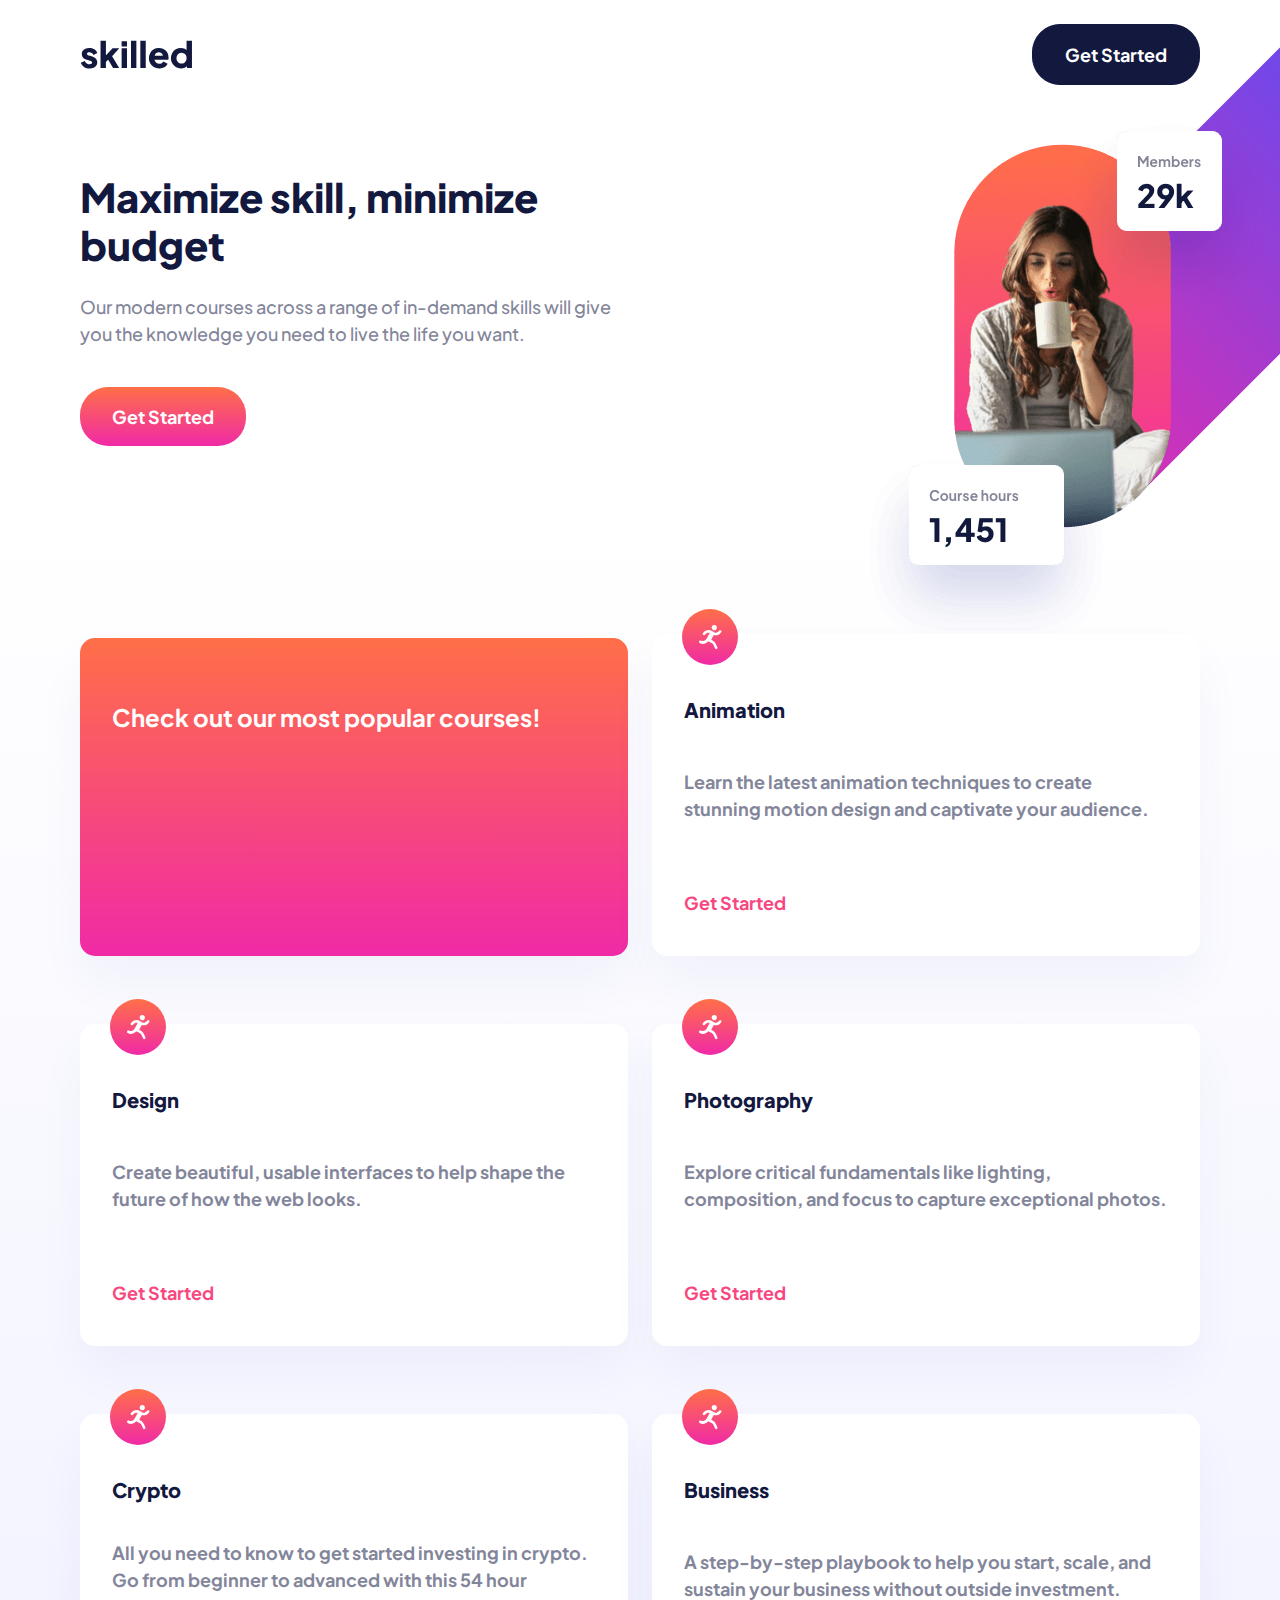
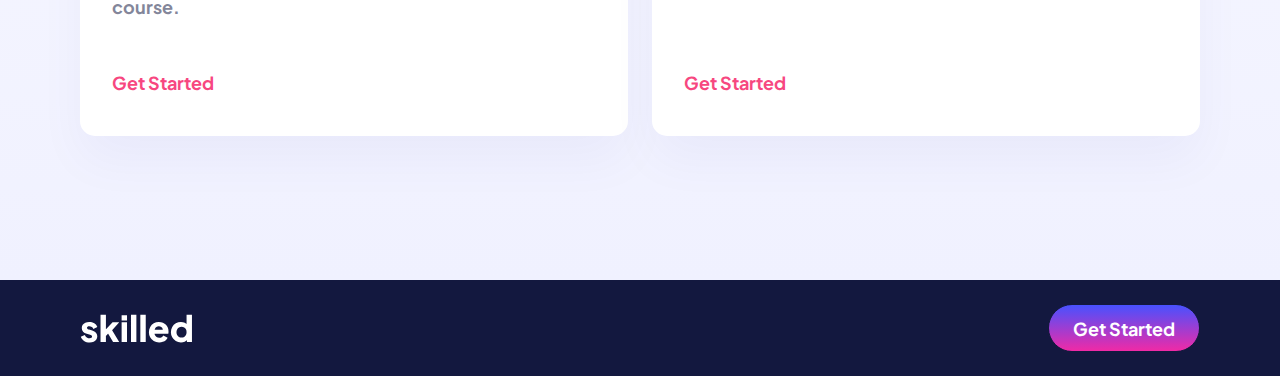
<file: index.html>
<!DOCTYPE html>
<html lang="en">
<head>
  <meta charset="UTF-8">
  <meta name="viewport" content="width=device-width, initial-scale=1.0">

  <link rel="icon" type="image/png" sizes="32x32" href="./assets/favicon-32x32.png">
  <link rel="stylesheet" href="starter-code/css/styles.css">
  
  <title>Frontend Mentor | Skilled e-learning landing page</title>
</head>
<body>
  <div class="container">

    <!-- header start -->
    <header>
      <div>
        <svg aria-label="skilled title" role="img" width="112" height="29" xmlns="http://www.w3.org/2000/svg"><g fill="#13183F"><path d="M9.684 28.432c-2.16 0-4.038-.51-5.634-1.53S1.368 24.508.792 22.78l3.96-1.872c.504 1.056 1.188 1.884 2.052 2.484.864.6 1.824.9 2.88.9.768 0 1.356-.156 1.764-.468.408-.312.612-.744.612-1.296 0-.288-.072-.534-.216-.738-.144-.204-.36-.39-.648-.558a4.593 4.593 0 0 0-1.08-.432l-3.348-.936C5.16 19.408 3.924 18.67 3.06 17.65c-.864-1.02-1.296-2.226-1.296-3.618 0-1.224.312-2.292.936-3.204.624-.912 1.5-1.626 2.628-2.142 1.128-.516 2.424-.774 3.888-.774 1.92 0 3.606.45 5.058 1.35 1.452.9 2.478 2.166 3.078 3.798l-3.996 1.872c-.288-.816-.81-1.47-1.566-1.962s-1.614-.738-2.574-.738c-.696 0-1.242.144-1.638.432-.396.288-.594.684-.594 1.188 0 .264.072.504.216.72.144.216.378.408.702.576.324.168.726.324 1.206.468l3.132.936c1.632.48 2.88 1.206 3.744 2.178.864.972 1.296 2.166 1.296 3.582 0 1.224-.318 2.292-.954 3.204-.636.912-1.518 1.626-2.646 2.142s-2.46.774-3.996.774ZM20.52 28V.748h5.4v17.46l-2.016-.648 8.676-9.216h6.66l-7.128 7.92L39.204 28h-6.12l-5.94-9.972 3.132-.792-6.012 6.552 1.656-3.132V28zM41.616 28V8.344h5.4V28h-5.4Zm0-21.42v-5.4h5.4v5.4h-5.4ZM50.976 28V.748h5.4V28zM60.336 28V.748h5.4V28zM79.164 28.432c-2.088 0-3.9-.462-5.436-1.386a9.578 9.578 0 0 1-3.564-3.726c-.84-1.56-1.26-3.288-1.26-5.184 0-1.968.438-3.72 1.314-5.256a9.821 9.821 0 0 1 3.546-3.636c1.488-.888 3.168-1.332 5.04-1.332 1.56 0 2.94.246 4.14.738 1.2.492 2.214 1.182 3.042 2.07a9.115 9.115 0 0 1 1.89 3.078c.432 1.164.648 2.43.648 3.798 0 .384-.018.762-.054 1.134-.036.372-.102.69-.198.954H73.548v-3.96h11.664l-2.556 1.872c.24-1.032.228-1.95-.036-2.754s-.726-1.44-1.386-1.908c-.66-.468-1.47-.702-2.43-.702-.936 0-1.74.228-2.412.684-.672.456-1.176 1.128-1.512 2.016-.336.888-.468 1.968-.396 3.24-.096 1.104.036 2.076.396 2.916.36.84.912 1.494 1.656 1.962.744.468 1.644.702 2.7.702.96 0 1.782-.192 2.466-.576a4.147 4.147 0 0 0 1.602-1.584l4.32 2.052c-.384.96-.99 1.8-1.818 2.52-.828.72-1.806 1.278-2.934 1.674-1.128.396-2.364.594-3.708.594Zm21.78 0c-1.92 0-3.636-.456-5.148-1.368a9.932 9.932 0 0 1-3.582-3.708c-.876-1.56-1.314-3.288-1.314-5.184 0-1.92.444-3.654 1.332-5.202a10.112 10.112 0 0 1 3.6-3.69c1.512-.912 3.204-1.368 5.076-1.368 1.44 0 2.718.27 3.834.81s1.998 1.302 2.646 2.286l-.828 1.08V.748h5.4V28h-5.04v-3.6l.504 1.116c-.672.96-1.584 1.686-2.736 2.178-1.152.492-2.4.738-3.744.738Zm.648-4.86c.984 0 1.848-.228 2.592-.684a4.715 4.715 0 0 0 1.746-1.908c.42-.816.63-1.752.63-2.808 0-1.056-.21-1.992-.63-2.808a4.715 4.715 0 0 0-1.746-1.908c-.744-.456-1.608-.684-2.592-.684s-1.866.234-2.646.702a4.877 4.877 0 0 0-1.818 1.908c-.432.804-.648 1.734-.648 2.79s.216 1.992.648 2.808a4.721 4.721 0 0 0 1.818 1.908c.78.456 1.662.684 2.646.684Z"/></g></svg>
        <a href="#">Get Started</a>
      </div>
    </header>
    <!-- header end -->

    <!-- hero start -->
    <section class="hero-container" aria-labelledby="hero-title">
      <div class="hero-inner-container">

        <div class="hero-content">
          <h1 id="hero-title">Maximize skill, minimize budget</h1>
          <p>Our modern courses across a range of in-demand skills will give you the 
            knowledge you need to live the life you want.</p>
          <a href="#">Get Started</a>
        </div>

        <div class="hero-img-wrapper">

          <picture>
            <source 
              media="(max-width: 768px)" 
              srcset="starter-code/assets/image-hero-mobile.png 1x,
                      starter-code/assets/image-hero-mobile@2x.png 2x"
            />
            <source
              media="(max-width: 1280px)"
              srcset="starter-code/assets/image-hero-tablet.png 1x,
                      starter-code/assets/image-hero-tablet@2x.png 2x"
            />
            <source
            srcset="starter-code/assets/image-hero-desktop.png 1x,
                    starter-code/assets/image-hero-desktop@2x.png 2x"
            />
            <img src="starter-code/assets/image-hero-mobile.png" alt="hero image">
          </picture>

        </div>

      </div>
    </section>
    <!-- hero end -->

    <!-- main start -->
    <main>

      <div class="cards-container">

        <div id="card-one" class="card">
          <div class="test">
            <h2>Check out our most popular courses!</h2>
          </div>
        </div>

        <div class="card">
          <svg width="56" height="56" xmlns="http://www.w3.org/2000/svg"><defs><linearGradient x1="50%" y1="0%" x2="50%" y2="100%" id="a"><stop stop-color="#FF6F48" offset="0%"/><stop stop-color="#F02AA6" offset="100%"/></linearGradient></defs><g fill="none" fill-rule="evenodd"><circle fill="url(#a)" cx="28" cy="28" r="28"/><path d="M33.97 20.678c.565-.498.893-1.21.906-1.962A2.706 2.706 0 0 0 32.16 16a2.794 2.794 0 0 0-1.66.603 2.825 2.825 0 0 0-.854 1.962 2.69 2.69 0 0 0 4.325 2.113Zm-8.752.453c0 .05-.05.05-.1.1v.05a6.308 6.308 0 0 0-2.919 1.41c-.503.473-.958.995-1.358 1.559-1.006 1.408 1.358 2.766 2.315 1.358 1.257-1.762 2.816-2.264 4.527-1.71a141.96 141.96 0 0 0-2.717 5.181c-1.107 2.163-3.47 3.874-5.786 2.566a1.402 1.402 0 1 0-1.508 2.364 6.826 6.826 0 0 0 8.704-1.66c.05 0 .153.05.2.05 1.5.624 2.907 1.454 4.177 2.466.603.502 1.66 3.065 2.263 4.376a1.392 1.392 0 0 0 2.113.452c.393-.382.476-.982.202-1.456-.705-1.456-1.862-4.427-2.818-5.135a31.566 31.566 0 0 0-2.364-1.762l.1-.1a16.972 16.972 0 0 0-1.006-.605c.856-1.609 1.711-3.168 2.616-4.728 2.11.667 4.415.19 6.087-1.258.517-.46.973-.984 1.358-1.56.956-1.257-.905-2.515-2.012-1.66a.709.709 0 0 0-.153.202 4.36 4.36 0 0 1-2.013 1.66c-.05.05-.1.05-.1.1h-.051a4.146 4.146 0 0 1-3.622-.452l.101-.101h.05a.383.383 0 0 0-.201-.1 9.292 9.292 0 0 0-.956-.554 7.258 7.258 0 0 0-5.134-1.056l.005.003Z" fill="#FFF" fill-rule="nonzero"/></g></svg>
          <div class="card-content">
            <h3>Animation</h3>
            <p>Learn the latest animation techniques to create stunning motion 
              design and captivate your audience.</p>
            <a href="#">Get Started</a>
          </div>
        </div>

        <div class="card">
          <svg width="56" height="56" xmlns="http://www.w3.org/2000/svg"><defs><linearGradient x1="50%" y1="0%" x2="50%" y2="100%" id="a"><stop stop-color="#FF6F48" offset="0%"/><stop stop-color="#F02AA6" offset="100%"/></linearGradient></defs><g fill="none" fill-rule="evenodd"><circle fill="url(#a)" cx="28" cy="28" r="28"/><path d="M33.97 20.678c.565-.498.893-1.21.906-1.962A2.706 2.706 0 0 0 32.16 16a2.794 2.794 0 0 0-1.66.603 2.825 2.825 0 0 0-.854 1.962 2.69 2.69 0 0 0 4.325 2.113Zm-8.752.453c0 .05-.05.05-.1.1v.05a6.308 6.308 0 0 0-2.919 1.41c-.503.473-.958.995-1.358 1.559-1.006 1.408 1.358 2.766 2.315 1.358 1.257-1.762 2.816-2.264 4.527-1.71a141.96 141.96 0 0 0-2.717 5.181c-1.107 2.163-3.47 3.874-5.786 2.566a1.402 1.402 0 1 0-1.508 2.364 6.826 6.826 0 0 0 8.704-1.66c.05 0 .153.05.2.05 1.5.624 2.907 1.454 4.177 2.466.603.502 1.66 3.065 2.263 4.376a1.392 1.392 0 0 0 2.113.452c.393-.382.476-.982.202-1.456-.705-1.456-1.862-4.427-2.818-5.135a31.566 31.566 0 0 0-2.364-1.762l.1-.1a16.972 16.972 0 0 0-1.006-.605c.856-1.609 1.711-3.168 2.616-4.728 2.11.667 4.415.19 6.087-1.258.517-.46.973-.984 1.358-1.56.956-1.257-.905-2.515-2.012-1.66a.709.709 0 0 0-.153.202 4.36 4.36 0 0 1-2.013 1.66c-.05.05-.1.05-.1.1h-.051a4.146 4.146 0 0 1-3.622-.452l.101-.101h.05a.383.383 0 0 0-.201-.1 9.292 9.292 0 0 0-.956-.554 7.258 7.258 0 0 0-5.134-1.056l.005.003Z" fill="#FFF" fill-rule="nonzero"/></g></svg>
          <div class="card-content">
            <h3>Design</h3>
            <p>Create beautiful, usable interfaces to help shape the future of 
              how the web looks.</p>
            <a href="#">Get Started</a>
          </div>
        </div>

        <div class="card">
          <svg width="56" height="56" xmlns="http://www.w3.org/2000/svg"><defs><linearGradient x1="50%" y1="0%" x2="50%" y2="100%" id="a"><stop stop-color="#FF6F48" offset="0%"/><stop stop-color="#F02AA6" offset="100%"/></linearGradient></defs><g fill="none" fill-rule="evenodd"><circle fill="url(#a)" cx="28" cy="28" r="28"/><path d="M33.97 20.678c.565-.498.893-1.21.906-1.962A2.706 2.706 0 0 0 32.16 16a2.794 2.794 0 0 0-1.66.603 2.825 2.825 0 0 0-.854 1.962 2.69 2.69 0 0 0 4.325 2.113Zm-8.752.453c0 .05-.05.05-.1.1v.05a6.308 6.308 0 0 0-2.919 1.41c-.503.473-.958.995-1.358 1.559-1.006 1.408 1.358 2.766 2.315 1.358 1.257-1.762 2.816-2.264 4.527-1.71a141.96 141.96 0 0 0-2.717 5.181c-1.107 2.163-3.47 3.874-5.786 2.566a1.402 1.402 0 1 0-1.508 2.364 6.826 6.826 0 0 0 8.704-1.66c.05 0 .153.05.2.05 1.5.624 2.907 1.454 4.177 2.466.603.502 1.66 3.065 2.263 4.376a1.392 1.392 0 0 0 2.113.452c.393-.382.476-.982.202-1.456-.705-1.456-1.862-4.427-2.818-5.135a31.566 31.566 0 0 0-2.364-1.762l.1-.1a16.972 16.972 0 0 0-1.006-.605c.856-1.609 1.711-3.168 2.616-4.728 2.11.667 4.415.19 6.087-1.258.517-.46.973-.984 1.358-1.56.956-1.257-.905-2.515-2.012-1.66a.709.709 0 0 0-.153.202 4.36 4.36 0 0 1-2.013 1.66c-.05.05-.1.05-.1.1h-.051a4.146 4.146 0 0 1-3.622-.452l.101-.101h.05a.383.383 0 0 0-.201-.1 9.292 9.292 0 0 0-.956-.554 7.258 7.258 0 0 0-5.134-1.056l.005.003Z" fill="#FFF" fill-rule="nonzero"/></g></svg>
          <div class="card-content">
            <h3>Photography</h3>
            <p>Explore critical fundamentals like lighting, composition, and focus 
              to capture exceptional photos.</p>
            <a href="#">Get Started</a>
          </div>
        </div>

        <div class="card">
          <svg width="56" height="56" xmlns="http://www.w3.org/2000/svg"><defs><linearGradient x1="50%" y1="0%" x2="50%" y2="100%" id="a"><stop stop-color="#FF6F48" offset="0%"/><stop stop-color="#F02AA6" offset="100%"/></linearGradient></defs><g fill="none" fill-rule="evenodd"><circle fill="url(#a)" cx="28" cy="28" r="28"/><path d="M33.97 20.678c.565-.498.893-1.21.906-1.962A2.706 2.706 0 0 0 32.16 16a2.794 2.794 0 0 0-1.66.603 2.825 2.825 0 0 0-.854 1.962 2.69 2.69 0 0 0 4.325 2.113Zm-8.752.453c0 .05-.05.05-.1.1v.05a6.308 6.308 0 0 0-2.919 1.41c-.503.473-.958.995-1.358 1.559-1.006 1.408 1.358 2.766 2.315 1.358 1.257-1.762 2.816-2.264 4.527-1.71a141.96 141.96 0 0 0-2.717 5.181c-1.107 2.163-3.47 3.874-5.786 2.566a1.402 1.402 0 1 0-1.508 2.364 6.826 6.826 0 0 0 8.704-1.66c.05 0 .153.05.2.05 1.5.624 2.907 1.454 4.177 2.466.603.502 1.66 3.065 2.263 4.376a1.392 1.392 0 0 0 2.113.452c.393-.382.476-.982.202-1.456-.705-1.456-1.862-4.427-2.818-5.135a31.566 31.566 0 0 0-2.364-1.762l.1-.1a16.972 16.972 0 0 0-1.006-.605c.856-1.609 1.711-3.168 2.616-4.728 2.11.667 4.415.19 6.087-1.258.517-.46.973-.984 1.358-1.56.956-1.257-.905-2.515-2.012-1.66a.709.709 0 0 0-.153.202 4.36 4.36 0 0 1-2.013 1.66c-.05.05-.1.05-.1.1h-.051a4.146 4.146 0 0 1-3.622-.452l.101-.101h.05a.383.383 0 0 0-.201-.1 9.292 9.292 0 0 0-.956-.554 7.258 7.258 0 0 0-5.134-1.056l.005.003Z" fill="#FFF" fill-rule="nonzero"/></g></svg>
          <div class="card-content">
            <h3>Crypto</h3>
            <p>All you need to know to get started investing in crypto. Go from beginner 
              to advanced with this 54 hour course.</p>
            <a href="#">Get Started</a>
          </div>
        </div>

        <div class="card">
          <svg width="56" height="56" xmlns="http://www.w3.org/2000/svg"><defs><linearGradient x1="50%" y1="0%" x2="50%" y2="100%" id="a"><stop stop-color="#FF6F48" offset="0%"/><stop stop-color="#F02AA6" offset="100%"/></linearGradient></defs><g fill="none" fill-rule="evenodd"><circle fill="url(#a)" cx="28" cy="28" r="28"/><path d="M33.97 20.678c.565-.498.893-1.21.906-1.962A2.706 2.706 0 0 0 32.16 16a2.794 2.794 0 0 0-1.66.603 2.825 2.825 0 0 0-.854 1.962 2.69 2.69 0 0 0 4.325 2.113Zm-8.752.453c0 .05-.05.05-.1.1v.05a6.308 6.308 0 0 0-2.919 1.41c-.503.473-.958.995-1.358 1.559-1.006 1.408 1.358 2.766 2.315 1.358 1.257-1.762 2.816-2.264 4.527-1.71a141.96 141.96 0 0 0-2.717 5.181c-1.107 2.163-3.47 3.874-5.786 2.566a1.402 1.402 0 1 0-1.508 2.364 6.826 6.826 0 0 0 8.704-1.66c.05 0 .153.05.2.05 1.5.624 2.907 1.454 4.177 2.466.603.502 1.66 3.065 2.263 4.376a1.392 1.392 0 0 0 2.113.452c.393-.382.476-.982.202-1.456-.705-1.456-1.862-4.427-2.818-5.135a31.566 31.566 0 0 0-2.364-1.762l.1-.1a16.972 16.972 0 0 0-1.006-.605c.856-1.609 1.711-3.168 2.616-4.728 2.11.667 4.415.19 6.087-1.258.517-.46.973-.984 1.358-1.56.956-1.257-.905-2.515-2.012-1.66a.709.709 0 0 0-.153.202 4.36 4.36 0 0 1-2.013 1.66c-.05.05-.1.05-.1.1h-.051a4.146 4.146 0 0 1-3.622-.452l.101-.101h.05a.383.383 0 0 0-.201-.1 9.292 9.292 0 0 0-.956-.554 7.258 7.258 0 0 0-5.134-1.056l.005.003Z" fill="#FFF" fill-rule="nonzero"/></g></svg>
          <div class="card-content">
            <h3>Business</h3>
            <p>A step-by-step playbook to help you start, scale, and sustain your business 
              without outside investment.</p>
            <a href="#">Get Started</a>
          </div>
        </div>

      </div>

    </main>
    <!-- main end -->

    <!-- footer start -->
    <footer>

      <div>
        <svg width="112" height="29" xmlns="http://www.w3.org/2000/svg"><g fill="#FFF"><path d="M9.684 28.432c-2.16 0-4.038-.51-5.634-1.53S1.368 24.508.792 22.78l3.96-1.872c.504 1.056 1.188 1.884 2.052 2.484.864.6 1.824.9 2.88.9.768 0 1.356-.156 1.764-.468.408-.312.612-.744.612-1.296 0-.288-.072-.534-.216-.738-.144-.204-.36-.39-.648-.558a4.593 4.593 0 0 0-1.08-.432l-3.348-.936C5.16 19.408 3.924 18.67 3.06 17.65c-.864-1.02-1.296-2.226-1.296-3.618 0-1.224.312-2.292.936-3.204.624-.912 1.5-1.626 2.628-2.142 1.128-.516 2.424-.774 3.888-.774 1.92 0 3.606.45 5.058 1.35 1.452.9 2.478 2.166 3.078 3.798l-3.996 1.872c-.288-.816-.81-1.47-1.566-1.962s-1.614-.738-2.574-.738c-.696 0-1.242.144-1.638.432-.396.288-.594.684-.594 1.188 0 .264.072.504.216.72.144.216.378.408.702.576.324.168.726.324 1.206.468l3.132.936c1.632.48 2.88 1.206 3.744 2.178.864.972 1.296 2.166 1.296 3.582 0 1.224-.318 2.292-.954 3.204-.636.912-1.518 1.626-2.646 2.142s-2.46.774-3.996.774ZM20.52 28V.748h5.4v17.46l-2.016-.648 8.676-9.216h6.66l-7.128 7.92L39.204 28h-6.12l-5.94-9.972 3.132-.792-6.012 6.552 1.656-3.132V28zM41.616 28V8.344h5.4V28h-5.4Zm0-21.42v-5.4h5.4v5.4h-5.4ZM50.976 28V.748h5.4V28zM60.336 28V.748h5.4V28zM79.164 28.432c-2.088 0-3.9-.462-5.436-1.386a9.578 9.578 0 0 1-3.564-3.726c-.84-1.56-1.26-3.288-1.26-5.184 0-1.968.438-3.72 1.314-5.256a9.821 9.821 0 0 1 3.546-3.636c1.488-.888 3.168-1.332 5.04-1.332 1.56 0 2.94.246 4.14.738 1.2.492 2.214 1.182 3.042 2.07a9.115 9.115 0 0 1 1.89 3.078c.432 1.164.648 2.43.648 3.798 0 .384-.018.762-.054 1.134-.036.372-.102.69-.198.954H73.548v-3.96h11.664l-2.556 1.872c.24-1.032.228-1.95-.036-2.754s-.726-1.44-1.386-1.908c-.66-.468-1.47-.702-2.43-.702-.936 0-1.74.228-2.412.684-.672.456-1.176 1.128-1.512 2.016-.336.888-.468 1.968-.396 3.24-.096 1.104.036 2.076.396 2.916.36.84.912 1.494 1.656 1.962.744.468 1.644.702 2.7.702.96 0 1.782-.192 2.466-.576a4.147 4.147 0 0 0 1.602-1.584l4.32 2.052c-.384.96-.99 1.8-1.818 2.52-.828.72-1.806 1.278-2.934 1.674-1.128.396-2.364.594-3.708.594Zm21.78 0c-1.92 0-3.636-.456-5.148-1.368a9.932 9.932 0 0 1-3.582-3.708c-.876-1.56-1.314-3.288-1.314-5.184 0-1.92.444-3.654 1.332-5.202a10.112 10.112 0 0 1 3.6-3.69c1.512-.912 3.204-1.368 5.076-1.368 1.44 0 2.718.27 3.834.81s1.998 1.302 2.646 2.286l-.828 1.08V.748h5.4V28h-5.04v-3.6l.504 1.116c-.672.96-1.584 1.686-2.736 2.178-1.152.492-2.4.738-3.744.738Zm.648-4.86c.984 0 1.848-.228 2.592-.684a4.715 4.715 0 0 0 1.746-1.908c.42-.816.63-1.752.63-2.808 0-1.056-.21-1.992-.63-2.808a4.715 4.715 0 0 0-1.746-1.908c-.744-.456-1.608-.684-2.592-.684s-1.866.234-2.646.702a4.877 4.877 0 0 0-1.818 1.908c-.432.804-.648 1.734-.648 2.79s.216 1.992.648 2.808a4.721 4.721 0 0 0 1.818 1.908c.78.456 1.662.684 2.646.684Z"/></g></svg>
        <a href="#">Get Started</a>
      </div>

    </footer>
    <!-- footer end -->

  </div>

</body>
</html>
</file>
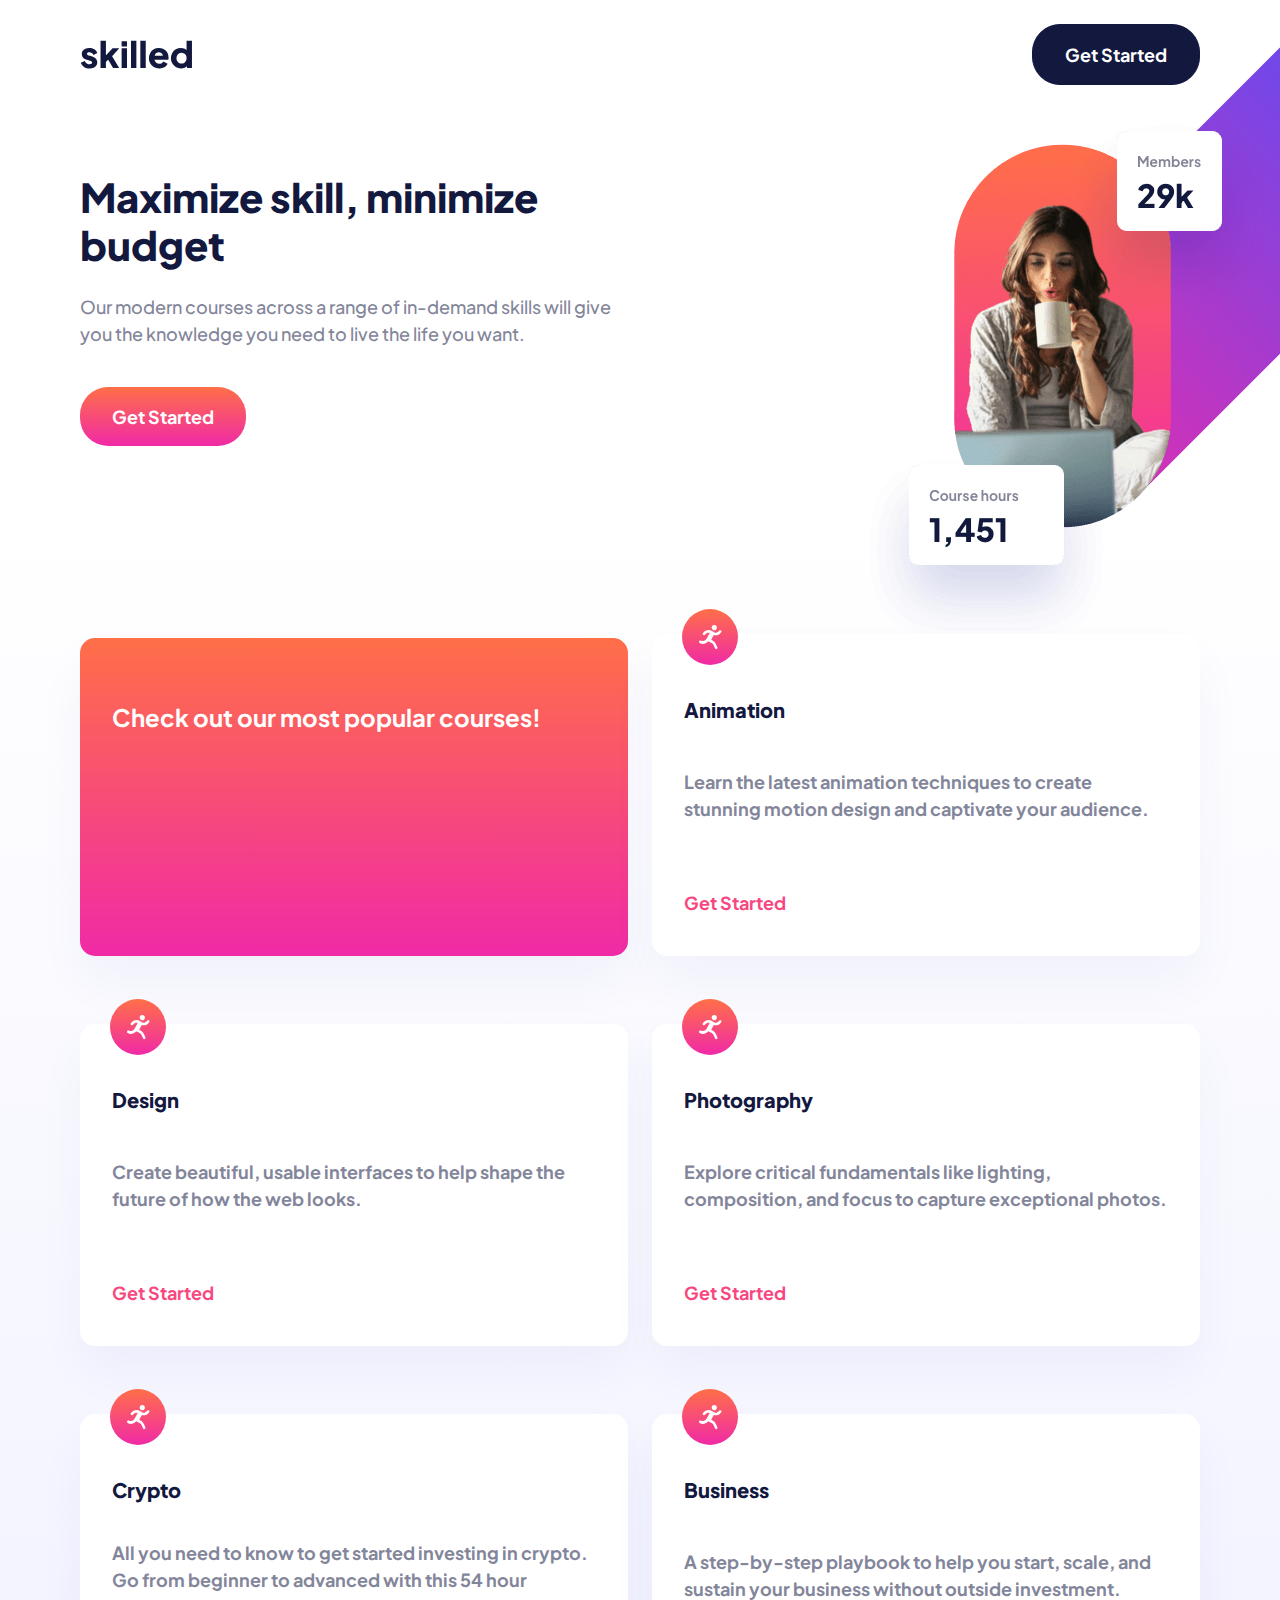
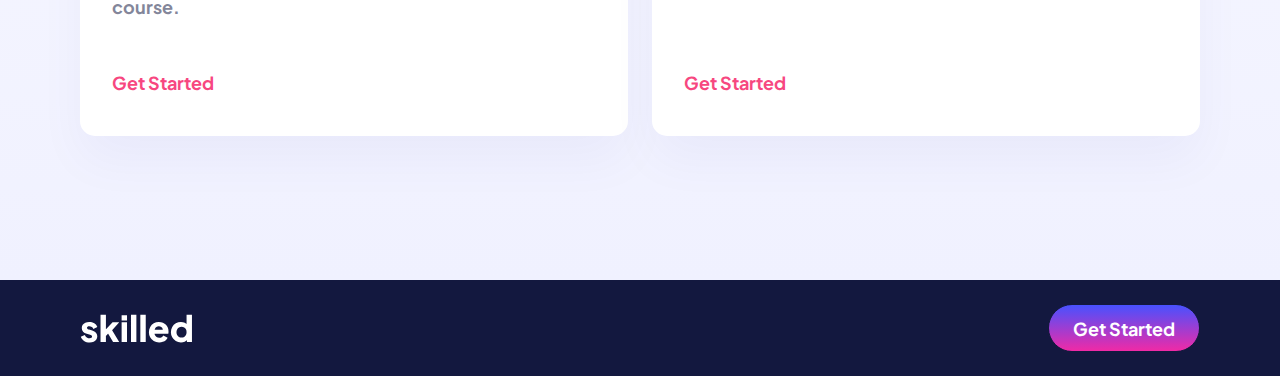
<file: starter-code/index.html>
<!DOCTYPE html>
<html lang="en">
<head>
  <meta charset="UTF-8">
  <meta name="viewport" content="width=device-width, initial-scale=1.0">

  <link rel="icon" type="image/png" sizes="32x32" href="./assets/favicon-32x32.png">
  <link rel="stylesheet" href="css/styles.css">
  
  <title>Frontend Mentor | Skilled e-learning landing page</title>
</head>
<body>
  <div class="container">

    <header>
      <div>
        <svg aria-label="skilled title" role="img" width="112" height="29" xmlns="http://www.w3.org/2000/svg"><g fill="#13183F"><path d="M9.684 28.432c-2.16 0-4.038-.51-5.634-1.53S1.368 24.508.792 22.78l3.96-1.872c.504 1.056 1.188 1.884 2.052 2.484.864.6 1.824.9 2.88.9.768 0 1.356-.156 1.764-.468.408-.312.612-.744.612-1.296 0-.288-.072-.534-.216-.738-.144-.204-.36-.39-.648-.558a4.593 4.593 0 0 0-1.08-.432l-3.348-.936C5.16 19.408 3.924 18.67 3.06 17.65c-.864-1.02-1.296-2.226-1.296-3.618 0-1.224.312-2.292.936-3.204.624-.912 1.5-1.626 2.628-2.142 1.128-.516 2.424-.774 3.888-.774 1.92 0 3.606.45 5.058 1.35 1.452.9 2.478 2.166 3.078 3.798l-3.996 1.872c-.288-.816-.81-1.47-1.566-1.962s-1.614-.738-2.574-.738c-.696 0-1.242.144-1.638.432-.396.288-.594.684-.594 1.188 0 .264.072.504.216.72.144.216.378.408.702.576.324.168.726.324 1.206.468l3.132.936c1.632.48 2.88 1.206 3.744 2.178.864.972 1.296 2.166 1.296 3.582 0 1.224-.318 2.292-.954 3.204-.636.912-1.518 1.626-2.646 2.142s-2.46.774-3.996.774ZM20.52 28V.748h5.4v17.46l-2.016-.648 8.676-9.216h6.66l-7.128 7.92L39.204 28h-6.12l-5.94-9.972 3.132-.792-6.012 6.552 1.656-3.132V28zM41.616 28V8.344h5.4V28h-5.4Zm0-21.42v-5.4h5.4v5.4h-5.4ZM50.976 28V.748h5.4V28zM60.336 28V.748h5.4V28zM79.164 28.432c-2.088 0-3.9-.462-5.436-1.386a9.578 9.578 0 0 1-3.564-3.726c-.84-1.56-1.26-3.288-1.26-5.184 0-1.968.438-3.72 1.314-5.256a9.821 9.821 0 0 1 3.546-3.636c1.488-.888 3.168-1.332 5.04-1.332 1.56 0 2.94.246 4.14.738 1.2.492 2.214 1.182 3.042 2.07a9.115 9.115 0 0 1 1.89 3.078c.432 1.164.648 2.43.648 3.798 0 .384-.018.762-.054 1.134-.036.372-.102.69-.198.954H73.548v-3.96h11.664l-2.556 1.872c.24-1.032.228-1.95-.036-2.754s-.726-1.44-1.386-1.908c-.66-.468-1.47-.702-2.43-.702-.936 0-1.74.228-2.412.684-.672.456-1.176 1.128-1.512 2.016-.336.888-.468 1.968-.396 3.24-.096 1.104.036 2.076.396 2.916.36.84.912 1.494 1.656 1.962.744.468 1.644.702 2.7.702.96 0 1.782-.192 2.466-.576a4.147 4.147 0 0 0 1.602-1.584l4.32 2.052c-.384.96-.99 1.8-1.818 2.52-.828.72-1.806 1.278-2.934 1.674-1.128.396-2.364.594-3.708.594Zm21.78 0c-1.92 0-3.636-.456-5.148-1.368a9.932 9.932 0 0 1-3.582-3.708c-.876-1.56-1.314-3.288-1.314-5.184 0-1.92.444-3.654 1.332-5.202a10.112 10.112 0 0 1 3.6-3.69c1.512-.912 3.204-1.368 5.076-1.368 1.44 0 2.718.27 3.834.81s1.998 1.302 2.646 2.286l-.828 1.08V.748h5.4V28h-5.04v-3.6l.504 1.116c-.672.96-1.584 1.686-2.736 2.178-1.152.492-2.4.738-3.744.738Zm.648-4.86c.984 0 1.848-.228 2.592-.684a4.715 4.715 0 0 0 1.746-1.908c.42-.816.63-1.752.63-2.808 0-1.056-.21-1.992-.63-2.808a4.715 4.715 0 0 0-1.746-1.908c-.744-.456-1.608-.684-2.592-.684s-1.866.234-2.646.702a4.877 4.877 0 0 0-1.818 1.908c-.432.804-.648 1.734-.648 2.79s.216 1.992.648 2.808a4.721 4.721 0 0 0 1.818 1.908c.78.456 1.662.684 2.646.684Z"/></g></svg>
        <a href="#">Get Started</a>
      </div>
    </header>

    <section class="hero-container" aria-labelledby="hero-title">
      <div class="hero-inner-container">

        <div class="hero-content">
          <h1 id="hero-title">Maximize skill, minimize budget</h1>
          <p>Our modern courses across a range of in-demand skills will give you the 
            knowledge you need to live the life you want.</p>
          <a href="#">Get Started</a>
        </div>

        <div class="hero-img-wrapper">

          <picture>
            <source 
              media="(max-width: 768px)" 
              srcset="assets/image-hero-mobile.png 1x,
                      assets/image-hero-mobile@2x.png 2x"
            />
            <source
              media="(max-width: 1280px)"
              srcset="assets/image-hero-tablet.png 1x,
                      assets/image-hero-tablet@2x.png 2x"
            />
            <source
            srcset="assets/image-hero-desktop.png 1x,
                    assets/image-hero-desktop@2x.png 2x"
            />
            <img src="assets/image-hero-mobile.png" alt="">
          </picture>
          <!-- <img
            srcset="assets/image-hero-desktop.png 1046w,
                    assets/image-hero-desktop@2x.png 2x,
                    assets/image-hero-tablet.png 695w,
                    assets/image-hero-tablet@2x.png 2x,
                    assets/image-hero-mobile.png 435w,
                    assets/image-hero-mobile@2x.png 2x"
            src="assets/image-hero-mobile.png"
            alt="hero image"
           /> -->
        </div>

      </div>
    </section>

    <main>

      <div class="cards-container">

        <div id="card-one" class="card">
          <div class="test">
            <h2>Check out our most popular courses!</h2>
          </div>
        </div>

        <div class="card">
          <svg width="56" height="56" xmlns="http://www.w3.org/2000/svg"><defs><linearGradient x1="50%" y1="0%" x2="50%" y2="100%" id="a"><stop stop-color="#FF6F48" offset="0%"/><stop stop-color="#F02AA6" offset="100%"/></linearGradient></defs><g fill="none" fill-rule="evenodd"><circle fill="url(#a)" cx="28" cy="28" r="28"/><path d="M33.97 20.678c.565-.498.893-1.21.906-1.962A2.706 2.706 0 0 0 32.16 16a2.794 2.794 0 0 0-1.66.603 2.825 2.825 0 0 0-.854 1.962 2.69 2.69 0 0 0 4.325 2.113Zm-8.752.453c0 .05-.05.05-.1.1v.05a6.308 6.308 0 0 0-2.919 1.41c-.503.473-.958.995-1.358 1.559-1.006 1.408 1.358 2.766 2.315 1.358 1.257-1.762 2.816-2.264 4.527-1.71a141.96 141.96 0 0 0-2.717 5.181c-1.107 2.163-3.47 3.874-5.786 2.566a1.402 1.402 0 1 0-1.508 2.364 6.826 6.826 0 0 0 8.704-1.66c.05 0 .153.05.2.05 1.5.624 2.907 1.454 4.177 2.466.603.502 1.66 3.065 2.263 4.376a1.392 1.392 0 0 0 2.113.452c.393-.382.476-.982.202-1.456-.705-1.456-1.862-4.427-2.818-5.135a31.566 31.566 0 0 0-2.364-1.762l.1-.1a16.972 16.972 0 0 0-1.006-.605c.856-1.609 1.711-3.168 2.616-4.728 2.11.667 4.415.19 6.087-1.258.517-.46.973-.984 1.358-1.56.956-1.257-.905-2.515-2.012-1.66a.709.709 0 0 0-.153.202 4.36 4.36 0 0 1-2.013 1.66c-.05.05-.1.05-.1.1h-.051a4.146 4.146 0 0 1-3.622-.452l.101-.101h.05a.383.383 0 0 0-.201-.1 9.292 9.292 0 0 0-.956-.554 7.258 7.258 0 0 0-5.134-1.056l.005.003Z" fill="#FFF" fill-rule="nonzero"/></g></svg>
          <div class="card-content">
            <h3>Animation</h3>
            <p>Learn the latest animation techniques to create stunning motion 
              design and captivate your audience.</p>
            <a href="#">Get Started</a>
          </div>
        </div>

        <div class="card">
          <svg width="56" height="56" xmlns="http://www.w3.org/2000/svg"><defs><linearGradient x1="50%" y1="0%" x2="50%" y2="100%" id="a"><stop stop-color="#FF6F48" offset="0%"/><stop stop-color="#F02AA6" offset="100%"/></linearGradient></defs><g fill="none" fill-rule="evenodd"><circle fill="url(#a)" cx="28" cy="28" r="28"/><path d="M33.97 20.678c.565-.498.893-1.21.906-1.962A2.706 2.706 0 0 0 32.16 16a2.794 2.794 0 0 0-1.66.603 2.825 2.825 0 0 0-.854 1.962 2.69 2.69 0 0 0 4.325 2.113Zm-8.752.453c0 .05-.05.05-.1.1v.05a6.308 6.308 0 0 0-2.919 1.41c-.503.473-.958.995-1.358 1.559-1.006 1.408 1.358 2.766 2.315 1.358 1.257-1.762 2.816-2.264 4.527-1.71a141.96 141.96 0 0 0-2.717 5.181c-1.107 2.163-3.47 3.874-5.786 2.566a1.402 1.402 0 1 0-1.508 2.364 6.826 6.826 0 0 0 8.704-1.66c.05 0 .153.05.2.05 1.5.624 2.907 1.454 4.177 2.466.603.502 1.66 3.065 2.263 4.376a1.392 1.392 0 0 0 2.113.452c.393-.382.476-.982.202-1.456-.705-1.456-1.862-4.427-2.818-5.135a31.566 31.566 0 0 0-2.364-1.762l.1-.1a16.972 16.972 0 0 0-1.006-.605c.856-1.609 1.711-3.168 2.616-4.728 2.11.667 4.415.19 6.087-1.258.517-.46.973-.984 1.358-1.56.956-1.257-.905-2.515-2.012-1.66a.709.709 0 0 0-.153.202 4.36 4.36 0 0 1-2.013 1.66c-.05.05-.1.05-.1.1h-.051a4.146 4.146 0 0 1-3.622-.452l.101-.101h.05a.383.383 0 0 0-.201-.1 9.292 9.292 0 0 0-.956-.554 7.258 7.258 0 0 0-5.134-1.056l.005.003Z" fill="#FFF" fill-rule="nonzero"/></g></svg>
          <div class="card-content">
            <h3>Design</h3>
            <p>Create beautiful, usable interfaces to help shape the future of 
              how the web looks.</p>
            <a href="#">Get Started</a>
          </div>
        </div>

        <div class="card">
          <svg width="56" height="56" xmlns="http://www.w3.org/2000/svg"><defs><linearGradient x1="50%" y1="0%" x2="50%" y2="100%" id="a"><stop stop-color="#FF6F48" offset="0%"/><stop stop-color="#F02AA6" offset="100%"/></linearGradient></defs><g fill="none" fill-rule="evenodd"><circle fill="url(#a)" cx="28" cy="28" r="28"/><path d="M33.97 20.678c.565-.498.893-1.21.906-1.962A2.706 2.706 0 0 0 32.16 16a2.794 2.794 0 0 0-1.66.603 2.825 2.825 0 0 0-.854 1.962 2.69 2.69 0 0 0 4.325 2.113Zm-8.752.453c0 .05-.05.05-.1.1v.05a6.308 6.308 0 0 0-2.919 1.41c-.503.473-.958.995-1.358 1.559-1.006 1.408 1.358 2.766 2.315 1.358 1.257-1.762 2.816-2.264 4.527-1.71a141.96 141.96 0 0 0-2.717 5.181c-1.107 2.163-3.47 3.874-5.786 2.566a1.402 1.402 0 1 0-1.508 2.364 6.826 6.826 0 0 0 8.704-1.66c.05 0 .153.05.2.05 1.5.624 2.907 1.454 4.177 2.466.603.502 1.66 3.065 2.263 4.376a1.392 1.392 0 0 0 2.113.452c.393-.382.476-.982.202-1.456-.705-1.456-1.862-4.427-2.818-5.135a31.566 31.566 0 0 0-2.364-1.762l.1-.1a16.972 16.972 0 0 0-1.006-.605c.856-1.609 1.711-3.168 2.616-4.728 2.11.667 4.415.19 6.087-1.258.517-.46.973-.984 1.358-1.56.956-1.257-.905-2.515-2.012-1.66a.709.709 0 0 0-.153.202 4.36 4.36 0 0 1-2.013 1.66c-.05.05-.1.05-.1.1h-.051a4.146 4.146 0 0 1-3.622-.452l.101-.101h.05a.383.383 0 0 0-.201-.1 9.292 9.292 0 0 0-.956-.554 7.258 7.258 0 0 0-5.134-1.056l.005.003Z" fill="#FFF" fill-rule="nonzero"/></g></svg>
          <div class="card-content">
            <h3>Photography</h3>
            <p>Explore critical fundamentals like lighting, composition, and focus 
              to capture exceptional photos.</p>
            <a href="#">Get Started</a>
          </div>
        </div>

        <div class="card">
          <svg width="56" height="56" xmlns="http://www.w3.org/2000/svg"><defs><linearGradient x1="50%" y1="0%" x2="50%" y2="100%" id="a"><stop stop-color="#FF6F48" offset="0%"/><stop stop-color="#F02AA6" offset="100%"/></linearGradient></defs><g fill="none" fill-rule="evenodd"><circle fill="url(#a)" cx="28" cy="28" r="28"/><path d="M33.97 20.678c.565-.498.893-1.21.906-1.962A2.706 2.706 0 0 0 32.16 16a2.794 2.794 0 0 0-1.66.603 2.825 2.825 0 0 0-.854 1.962 2.69 2.69 0 0 0 4.325 2.113Zm-8.752.453c0 .05-.05.05-.1.1v.05a6.308 6.308 0 0 0-2.919 1.41c-.503.473-.958.995-1.358 1.559-1.006 1.408 1.358 2.766 2.315 1.358 1.257-1.762 2.816-2.264 4.527-1.71a141.96 141.96 0 0 0-2.717 5.181c-1.107 2.163-3.47 3.874-5.786 2.566a1.402 1.402 0 1 0-1.508 2.364 6.826 6.826 0 0 0 8.704-1.66c.05 0 .153.05.2.05 1.5.624 2.907 1.454 4.177 2.466.603.502 1.66 3.065 2.263 4.376a1.392 1.392 0 0 0 2.113.452c.393-.382.476-.982.202-1.456-.705-1.456-1.862-4.427-2.818-5.135a31.566 31.566 0 0 0-2.364-1.762l.1-.1a16.972 16.972 0 0 0-1.006-.605c.856-1.609 1.711-3.168 2.616-4.728 2.11.667 4.415.19 6.087-1.258.517-.46.973-.984 1.358-1.56.956-1.257-.905-2.515-2.012-1.66a.709.709 0 0 0-.153.202 4.36 4.36 0 0 1-2.013 1.66c-.05.05-.1.05-.1.1h-.051a4.146 4.146 0 0 1-3.622-.452l.101-.101h.05a.383.383 0 0 0-.201-.1 9.292 9.292 0 0 0-.956-.554 7.258 7.258 0 0 0-5.134-1.056l.005.003Z" fill="#FFF" fill-rule="nonzero"/></g></svg>
          <div class="card-content">
            <h3>Crypto</h3>
            <p>All you need to know to get started investing in crypto. Go from beginner 
              to advanced with this 54 hour course.</p>
            <a href="#">Get Started</a>
          </div>
        </div>

        <div class="card">
          <svg width="56" height="56" xmlns="http://www.w3.org/2000/svg"><defs><linearGradient x1="50%" y1="0%" x2="50%" y2="100%" id="a"><stop stop-color="#FF6F48" offset="0%"/><stop stop-color="#F02AA6" offset="100%"/></linearGradient></defs><g fill="none" fill-rule="evenodd"><circle fill="url(#a)" cx="28" cy="28" r="28"/><path d="M33.97 20.678c.565-.498.893-1.21.906-1.962A2.706 2.706 0 0 0 32.16 16a2.794 2.794 0 0 0-1.66.603 2.825 2.825 0 0 0-.854 1.962 2.69 2.69 0 0 0 4.325 2.113Zm-8.752.453c0 .05-.05.05-.1.1v.05a6.308 6.308 0 0 0-2.919 1.41c-.503.473-.958.995-1.358 1.559-1.006 1.408 1.358 2.766 2.315 1.358 1.257-1.762 2.816-2.264 4.527-1.71a141.96 141.96 0 0 0-2.717 5.181c-1.107 2.163-3.47 3.874-5.786 2.566a1.402 1.402 0 1 0-1.508 2.364 6.826 6.826 0 0 0 8.704-1.66c.05 0 .153.05.2.05 1.5.624 2.907 1.454 4.177 2.466.603.502 1.66 3.065 2.263 4.376a1.392 1.392 0 0 0 2.113.452c.393-.382.476-.982.202-1.456-.705-1.456-1.862-4.427-2.818-5.135a31.566 31.566 0 0 0-2.364-1.762l.1-.1a16.972 16.972 0 0 0-1.006-.605c.856-1.609 1.711-3.168 2.616-4.728 2.11.667 4.415.19 6.087-1.258.517-.46.973-.984 1.358-1.56.956-1.257-.905-2.515-2.012-1.66a.709.709 0 0 0-.153.202 4.36 4.36 0 0 1-2.013 1.66c-.05.05-.1.05-.1.1h-.051a4.146 4.146 0 0 1-3.622-.452l.101-.101h.05a.383.383 0 0 0-.201-.1 9.292 9.292 0 0 0-.956-.554 7.258 7.258 0 0 0-5.134-1.056l.005.003Z" fill="#FFF" fill-rule="nonzero"/></g></svg>
          <div class="card-content">
            <h3>Business</h3>
            <p>A step-by-step playbook to help you start, scale, and sustain your business 
              without outside investment.</p>
            <a href="#">Get Started</a>
          </div>
        </div>

      </div>

    </main>

    <footer>

      <div>
        <svg width="112" height="29" xmlns="http://www.w3.org/2000/svg"><g fill="#FFF"><path d="M9.684 28.432c-2.16 0-4.038-.51-5.634-1.53S1.368 24.508.792 22.78l3.96-1.872c.504 1.056 1.188 1.884 2.052 2.484.864.6 1.824.9 2.88.9.768 0 1.356-.156 1.764-.468.408-.312.612-.744.612-1.296 0-.288-.072-.534-.216-.738-.144-.204-.36-.39-.648-.558a4.593 4.593 0 0 0-1.08-.432l-3.348-.936C5.16 19.408 3.924 18.67 3.06 17.65c-.864-1.02-1.296-2.226-1.296-3.618 0-1.224.312-2.292.936-3.204.624-.912 1.5-1.626 2.628-2.142 1.128-.516 2.424-.774 3.888-.774 1.92 0 3.606.45 5.058 1.35 1.452.9 2.478 2.166 3.078 3.798l-3.996 1.872c-.288-.816-.81-1.47-1.566-1.962s-1.614-.738-2.574-.738c-.696 0-1.242.144-1.638.432-.396.288-.594.684-.594 1.188 0 .264.072.504.216.72.144.216.378.408.702.576.324.168.726.324 1.206.468l3.132.936c1.632.48 2.88 1.206 3.744 2.178.864.972 1.296 2.166 1.296 3.582 0 1.224-.318 2.292-.954 3.204-.636.912-1.518 1.626-2.646 2.142s-2.46.774-3.996.774ZM20.52 28V.748h5.4v17.46l-2.016-.648 8.676-9.216h6.66l-7.128 7.92L39.204 28h-6.12l-5.94-9.972 3.132-.792-6.012 6.552 1.656-3.132V28zM41.616 28V8.344h5.4V28h-5.4Zm0-21.42v-5.4h5.4v5.4h-5.4ZM50.976 28V.748h5.4V28zM60.336 28V.748h5.4V28zM79.164 28.432c-2.088 0-3.9-.462-5.436-1.386a9.578 9.578 0 0 1-3.564-3.726c-.84-1.56-1.26-3.288-1.26-5.184 0-1.968.438-3.72 1.314-5.256a9.821 9.821 0 0 1 3.546-3.636c1.488-.888 3.168-1.332 5.04-1.332 1.56 0 2.94.246 4.14.738 1.2.492 2.214 1.182 3.042 2.07a9.115 9.115 0 0 1 1.89 3.078c.432 1.164.648 2.43.648 3.798 0 .384-.018.762-.054 1.134-.036.372-.102.69-.198.954H73.548v-3.96h11.664l-2.556 1.872c.24-1.032.228-1.95-.036-2.754s-.726-1.44-1.386-1.908c-.66-.468-1.47-.702-2.43-.702-.936 0-1.74.228-2.412.684-.672.456-1.176 1.128-1.512 2.016-.336.888-.468 1.968-.396 3.24-.096 1.104.036 2.076.396 2.916.36.84.912 1.494 1.656 1.962.744.468 1.644.702 2.7.702.96 0 1.782-.192 2.466-.576a4.147 4.147 0 0 0 1.602-1.584l4.32 2.052c-.384.96-.99 1.8-1.818 2.52-.828.72-1.806 1.278-2.934 1.674-1.128.396-2.364.594-3.708.594Zm21.78 0c-1.92 0-3.636-.456-5.148-1.368a9.932 9.932 0 0 1-3.582-3.708c-.876-1.56-1.314-3.288-1.314-5.184 0-1.92.444-3.654 1.332-5.202a10.112 10.112 0 0 1 3.6-3.69c1.512-.912 3.204-1.368 5.076-1.368 1.44 0 2.718.27 3.834.81s1.998 1.302 2.646 2.286l-.828 1.08V.748h5.4V28h-5.04v-3.6l.504 1.116c-.672.96-1.584 1.686-2.736 2.178-1.152.492-2.4.738-3.744.738Zm.648-4.86c.984 0 1.848-.228 2.592-.684a4.715 4.715 0 0 0 1.746-1.908c.42-.816.63-1.752.63-2.808 0-1.056-.21-1.992-.63-2.808a4.715 4.715 0 0 0-1.746-1.908c-.744-.456-1.608-.684-2.592-.684s-1.866.234-2.646.702a4.877 4.877 0 0 0-1.818 1.908c-.432.804-.648 1.734-.648 2.79s.216 1.992.648 2.808a4.721 4.721 0 0 0 1.818 1.908c.78.456 1.662.684 2.646.684Z"/></g></svg>
        <a href="#">Get Started</a>
      </div>

    </footer>

  </div>

</body>
</html>
</file>
<file: starter-code/css/styles.css>
:root {
    --blue-900: rgba(19, 24, 63, 1);
    --blue-600: rgba(102, 108, 163, 1);
    --pink-600: rgba(247, 71, 128, 1);
    --pink-300: rgba(255, 167, 195, 1);
    --grey: rgba(131, 134, 154, 1);
    --white: rgba(255, 255, 255, 1);

    --gradient-pink: linear-gradient(180deg, rgba(255, 111, 72, 1), rgba(240, 42, 166, 1));
    --gradient-purple: linear-gradient(180deg, rgba(72, 81, 255, 1), rgba(240, 42, 166, 1));

    --spacing-100: .5rem;
    --spacing-150: .75rem;
    --spacing-200: 1rem;
    --spacing-250: 1.25rem;
    --spacing-300: 1.5rem;
    --spacing-400: 2rem;
    --spacing-500: 2.5rem;
    --spacing-550: 2.75rem;
    --spacing-600: 3rem;
    --spacing-700: 3.5rem;
    --spacing-800: 4rem;
    --spacing-1000: 5rem;
    --spacing-1600: 8rem;
    --spacing-1800: 9rem;

}

@font-face {
    font-family: 'Plus Jakarta Sans';
    src: url(../assets/fonts/PlusJakartaSans-VariableFont_wght.ttf);
}

*,
*::before,
*::after {
  box-sizing: border-box;
}

* {
    margin: 0;
    padding: 0;
}
body {
    font-family: 'Plus Jakarta Sans', sans-serif;
    position: relative;
}
img,
picture {
    max-width: 100%;
    display: block;
}

a {
    text-decoration: none;
    cursor: pointer;
}


/* ------------ header ------------  */
header {
    padding: var(--spacing-200, 1rem) var(--spacing-250, 1.25rem);

    div {
        display: flex;
        align-items: center;
        justify-content: space-between;
        max-width: 70rem;
        width: 100%;

        a {
            background: var(--blue-900);
            color: var(--white);
            font-size: 1.125rem;
            font-weight: 700;
            line-height: 150%;
            padding: var(--spacing-200, 1rem) var(--font-size-desktop-text-preset-3, 2rem);
            border: 1px solid var(--blue-900);
            border-radius: 1.75rem;
            z-index: 2;

            transition: all .4s ease-in-out;
        }
        a:hover {
            color: var(--blue-900);
            background: var(--white);
        }
    }
}

/* ------------ hero ------------  */
.hero-container {
    display: flex;
    justify-content: center;
    padding: var(--spacing-800) var(--spacing-250);

    .hero-inner-container {
        display: flex;
        flex-direction: column;
        gap: var(--spacing-600);
        max-width: 70rem;
        width: 100%;

        h1 {
            color: var(--blue-900);
            font-size: 2.5rem;
            font-weight: 800;
            line-height: 120%;
        }
        p {
            color: var(--grey);
            font-size: 1.125rem;
            font-weight: 500;
            line-height: 150%;
            margin-top: var(--spacing-300);
        }
        a {
            background: var(--gradient-pink);
            color: var(--white);
            font-size: 1.125rem;
            font-weight: 700;
            line-height: 150%;
            display: inline-block;
            margin-top: var(--spacing-500);
            padding: var(--spacing-200) var(--spacing-400);
            border: none;
            border-radius: 1.75rem;

            transition: transform .3s ease-in-out, box-shadow .3s ease;

            a {
                color: var(--white);
            }
        }

        a:hover {
            transform: translateY(3px);
            box-shadow: rgba(0, 0, 0, .3) 2px 8px 8px 5px;
        }
        a:focus {
            box-shadow: rgba(0, 0, 0, .3) 2px 8px 8px 5px;
        }

        .hero-img-wrapper {
            display: flex;
            justify-content: center;
        }
    }

}

/* ------------ main / cards ------------  */
main {
    background: linear-gradient(180deg, #FFF 0%, #F0F1FF 100%);
    display: flex;
    justify-content: center;
    padding: var(--spacing-800) var(--spacing-250) var(--spacing-1000);

    .cards-container {
        display: grid;

        grid-template-columns: repeat(1, 1fr);
        gap: var(--spacing-100);
        max-width: 70rem;

        #card-one {
            background: var(--gradient-pink);
            color: var(--white);
            padding: var(--spacing-400);
            border-radius: 0.9375rem;
            box-shadow: 0px 25px 50px 0px rgba(6, 22, 141, 0.04);
            
        }

        .card {
            position: relative;
            transition: transform .3s ease-in-out;

            svg {
                position: relative;
                top: 35px;
                left: 30px;
                z-index: 1;
            }
            .card-content {
                background: var(--white);
                display: flex;
                flex-direction: column;
                align-items: flex-start;
                gap: var(--spacing-300);
                position: relative;
                padding: var(--spacing-800) var(--spacing-400) var(--spacing-500);

                border-radius: 0.9375rem;
                box-shadow: 0px 25px 50px 0px rgba(6, 22, 141, 0.04);

                h3 {
                    color: var(--blue-900);
                    font-size: 1.25rem;
                    font-weight: 800;
                    line-height: 120%;
                }
                p {
                    color: var(--grey);
                    font-size: 1rem;
                    font-weight: 700;
                    line-height: 150%;
                }
                a {
                    color: var(--pink-600);
                    font-size: 1.125rem;
                    font-weight: 700;
                    line-height: 150%;
                    border: none;
                    position: relative;
                }
                a:after {
                    content: ''; /* Add content after the element */
                    position: absolute; /* Position absolute for pseudo-element */
                    width: 97%; /* Full width */
                    transform: scaleX(0); /* Initial scale of 0 for underline effect */
                    height: 2px; /* Height of the underline */
                    bottom: -2px; /* Align to bottom */
                    left: 1.5px; /* Align to left */
                    background-color: var(--pink-600); /* Background color of the underline */
                    transform-origin: bottom right; /* Set transform origin */
                    transition: transform 0.25s ease-out; /* Transition effect for the underline */
                }
                a:hover:after {
                    transform: scaleX(1); /* Scale the underline on hover */
                    transform-origin: bottom left; /* Set transform origin */
                }
            }
        }
        .card:hover {
            transform: scale(1.05);
        }
        .card:hover .card-content {
            box-shadow: rgba(0, 0, 0, 0.35) 0px 5px 15px;
        }
    }
}

/* ------------ footer ------------  */
footer {
    background: var(--blue-900);
    padding: var(--spacing-300) var(--spacing-250);

    div {
        display: flex;
        align-items: center;
        justify-content: space-between;
        max-width: 70rem;
        width: 100%;

        a {
            background: var(--gradient-purple);
            color: var(--white);
            display: flex;
            align-items: center;
            font-size: 1.125rem;
            font-weight: 700;
            line-height: 150%;
            height: var(--spacing-600);
            padding: var(--spacing-150) var(--spacing-300);
            border: none;
            border: 1px solid var(--blue-900);
            border-radius: 1.75rem;

            transition: all .4s ease-in-out;
        }
        a:hover {

            color: var(--pink-600);
            background: var(--blue-900);
            border: 1px solid var(--white);

            /* -webkit-background-clip: text;
            -webkit-text-fill-color: transparent;
            border: 1px solid var(--white); */
        }
    }
}

/* ------------ media queries ------------  */

/* 768px = 48rem */
@media (width > 48rem) {

    
    html,
    body {
        overflow-x: hidden;
    }

    header {
        display: flex;
        justify-content: center;
        padding: var(--spacing-300) var(--spacing-550);
    }

    .hero-container {
        padding: var(--spacing-800) var(--spacing-550);

        .hero-inner-container {
            flex-direction: row;

            .hero-content {
                width: 50%;
            }

            .hero-img-wrapper {
                width: 50%;

                picture {
                    display: block;
                    position: absolute;
                    right: -270px;
                    top: -70px;
                }
            }
        }
    }

    main {
        padding: var(--spacing-800) var(--spacing-550) var(--spacing-1800);

        .cards-container {
            grid-template-columns: repeat(2, 1fr);
            gap: var(--spacing-100) var(--spacing-300);

            #card-one {
                margin-top: var(--spacing-800);
                padding: var(--spacing-800) var(--spacing-400) var(--spacing-500);
            }
            .card {

                .card-content {
                    height: 20.125rem;
                    display: grid;

                    p {
                        font-size: 1.125rem;
                    }
                    a {
                        justify-self: flex-start;
                        align-self: flex-end;
                    }
                }
            }
        }
    }

    footer {
        display: flex;
        justify-content: center;
        padding: var(--spacing-300) var(--spacing-550);
    }

}

/* 1280px = 80rem */
@media (width > 80rem) {

    header {
        padding: var(--spacing-300) var(--spacing-1000);
    }

    .hero-container {
        padding: var(--spacing-1600) var(--spacing-1000);

        .hero-inner-container {

            h1 {
                font-size: 3.5rem;
            }

            .hero-img-wrapper {

                picture {
                    width: 100%;
                    left: 55%;
                    top: -10%;
                }
            }
        }
    }

    main {
        padding: var(--spacing-1800) var(--spacing-1000) var(--spacing-1800);

        .cards-container {
            grid-template-columns: repeat(3, 1fr);
            gap: var(--spacing-300) var(--spacing-400);

            #card-one {
                
                h2 {
                    font-size: 2rem;
                }
            }
            
            .card {

                .card-content {


                    h3 {
                        font-size: 1.5rem;
                    }
                }
            }
        }
    }

    footer {
        padding: var(--spacing-300) var(--spacing-1000);
    }
}
</file>
